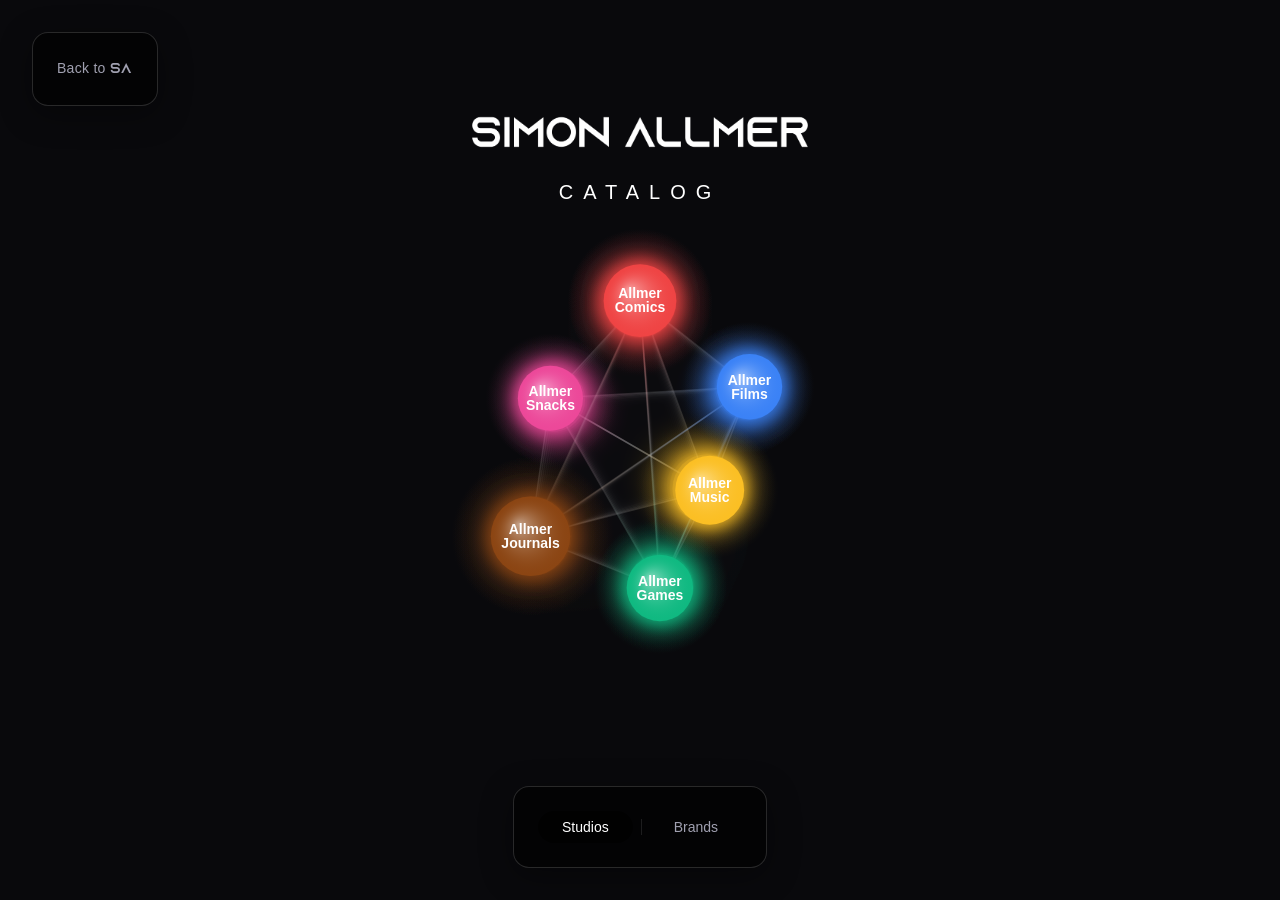
<file: index.html>
<!DOCTYPE html>
<html lang="en">

<head>
    <meta charset="UTF-8">
    <meta name="viewport" content="width=device-width, initial-scale=1.0">
    <title>Allmer Studios Network | Graph Theory Visualization</title>
    <meta name="description" content="Interactive network visualization of Allmer Studios ecosystem">
    <link rel="stylesheet" href="style.css">
</head>

<body>
    <div class="background-particles"></div>

    <div class="container">
        <header class="header">
            <a href="https://simonallmer.com" class="back-btn glass-panel" target="_top">Back to <span class="logo-font">SA</span></a>

            <!-- Header Branding -->
            <div class="header-branding" style="margin-bottom: 3rem; padding-top: 5rem; display: flex; flex-direction: column; align-items: center;">
                <img src="SimonAllmerLogoRightProportionsWhite.png" alt="Simon Allmer" style="height: 40px; width: auto; margin-bottom: 1.5rem;">
                <h1 style="font-family: 'Futura', var(--font-family); font-size: 1.25rem; letter-spacing: 0.5em; color: white; font-weight: 300; text-transform: uppercase; margin: 0;">
                    Catalog</h1>
            </div>



        </header>
        
        <div class="view-switch glass-panel">
            <button class="switch-btn active" data-mode="studios">Studios</button>
            <div class="switch-divider"></div>
            <button class="switch-btn" data-mode="brands">Brands</button>
        </div>

        <div class="canvas-wrapper">
            <canvas id="networkCanvas"></canvas>

            <!-- Node popup removed, replaced by details panel -->
        </div>

        <div class="details-panel glass-panel" id="details-panel">
            <div class="popup-header">
                <h3 id="panel-title">Select a Node</h3>
                <button id="panel-close" class="panel-close-btn">&times;</button>
            </div>
            <div id="panel-content">
                <p id="panel-desc" class="placeholder-text">Click on any node to view details.</p>
                <div id="panel-dynamic-content"></div>
            </div>
            <a id="panel-link" href="#" target="_blank" class="panel-link hidden">Access</a>
        </div>
    </div>

    <div class="catalogue glass-panel" id="catalogue">
        <div class="catalogue-content" id="catalogue-content">
            <!-- Catalogue items will be dynamically inserted here -->
        </div>
    </div>


    <div class="controls glass-panel">
        <button class="control-btn" id="resetBtn">
            <svg width="20" height="20" viewBox="0 0 24 24" fill="none" stroke="currentColor" stroke-width="2">
                <path d="M3 12a9 9 0 0 1 9-9 9.75 9.75 0 0 1 6.74 2.74L21 8" />
                <path d="M21 3v5h-5" />
                <path d="M21 12a9 9 0 0 1-9 9 9.75 9.75 0 0 1-6.74-2.74L3 16" />
                <path d="M3 21v-5h5" />
            </svg>
            Reset Layout
        </button>
    </div>

    <!-- Footer removed as per request -->

    <script src="app.js"></script>
</body>

</html>
</file>
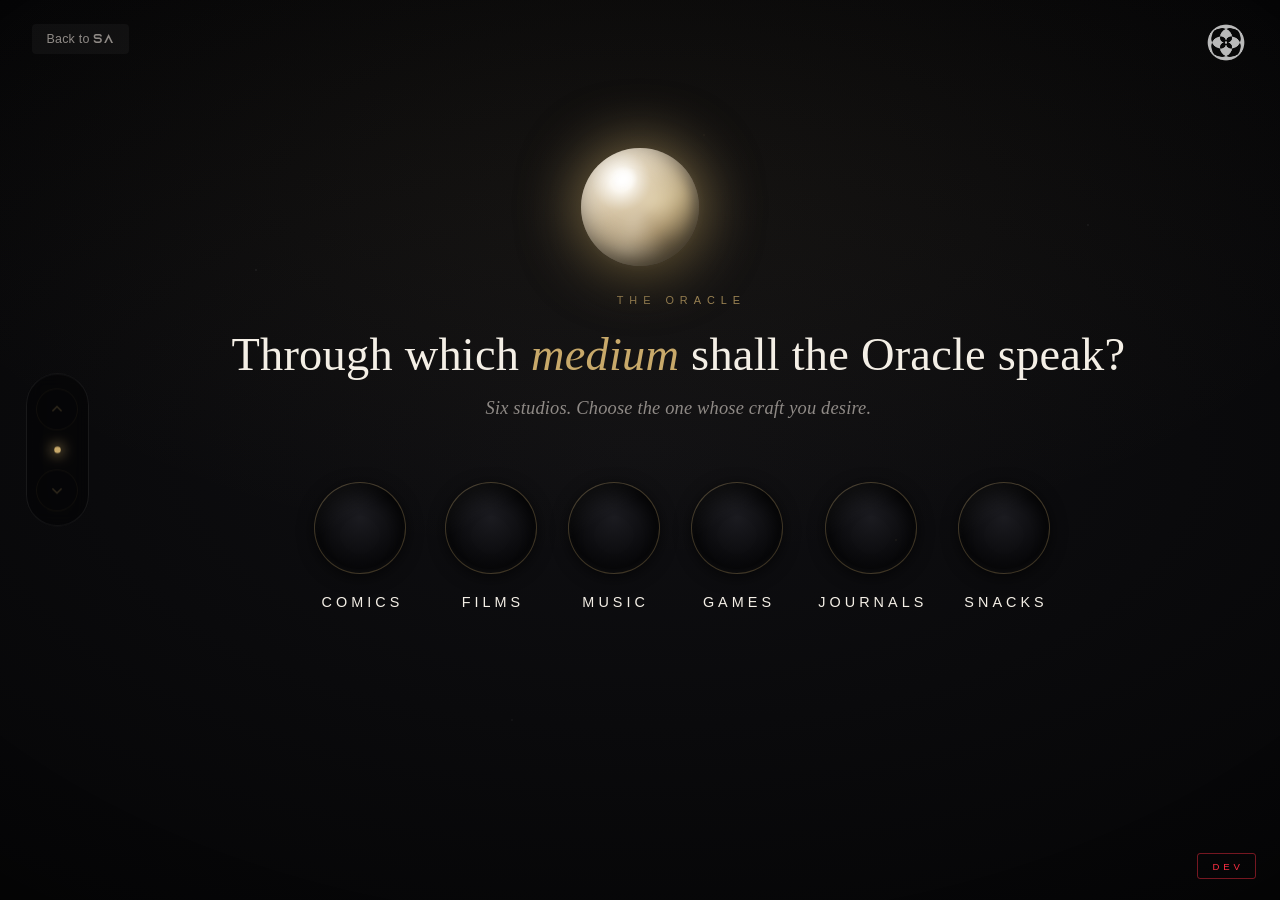
<file: Oracle/index.html>
<!DOCTYPE html>
<html lang="en">

<head>
    <meta charset="UTF-8">
    <meta name="viewport" content="width=device-width, initial-scale=1.0, maximum-scale=1.0, user-scalable=no">
    <title>The Oracle | Simon Allmer</title>
    <meta name="description" content="The Oracle — an intuitive recommender for the Allmer catalog.">
    <link rel="stylesheet" href="oracle.css">
</head>

<body class="dev">
    <!-- Ambient atmosphere -->
    <div class="dust" aria-hidden="true"></div>
    <div class="vignette" aria-hidden="true"></div>

    <!-- The descending well. The camera (column) travels down through it. -->
    <div class="well" id="well">
        <div class="column" id="column"></div>
    </div>

    <!-- Chrome -->
    <header class="oracle-header">
        <a href="https://simonallmer.com" class="back-btn" target="_top">Back to <span class="logo-font">SA</span></a>
        <a class="brand" href="https://simonallmer.com/center" target="_top" title="Enter the Center">
            <img src="assets/SimonAllmerCenterLogo.png" alt="Simon Allmer Center" class="brand-mark">
        </a>
    </header>

    <!-- Elevator — ride back and forth through the descent -->
    <div class="elevator" role="group" aria-label="Navigate levels">
        <button class="elev-btn" id="elUp" aria-label="Go back up a level" title="Back (↑)">
            <svg viewBox="0 0 24 24" fill="none" stroke="currentColor" stroke-width="1.5">
                <path d="M7 14l5-5 5 5" />
            </svg>
        </button>
        <div class="elev-floors" id="elevFloors" aria-hidden="true"></div>
        <button class="elev-btn" id="elDown" aria-label="Go forward down a level" title="Forward (↓)">
            <svg viewBox="0 0 24 24" fill="none" stroke="currentColor" stroke-width="1.5">
                <path d="M7 10l5 5 5-5" />
            </svg>
        </button>
    </div>

    <!-- Dev-mode toggle -->
    <button class="dev-toggle" id="devToggle" title="Toggle developer view">DEV</button>

    <script src="oracle.js"></script>
</body>

</html>
</file>
<file: style.css>
/* ========================================
   CSS Custom Properties - Design System
   ======================================== */
@font-face {
    font-family: 'Azonix';
    src: url('Fonts/Azonix.otf') format('opentype');
    font-weight: normal;
    font-style: normal;
}

:root {
    /* Studio Colors - Vibrant & Futuristic */
    --color-comics: #a855f7;
    /* Electric Purple */
    --color-films: #3b82f6;
    /* Cinematic Blue */
    --color-music: #fbbf24;
    /* Vibrant Gold */
    --color-games: #10b981;
    /* Neon Green */
    --color-journals: #f97316;
    /* Rich Orange */
    --color-snacks: #ec4899;
    /* Hot Pink */

    /* Base Colors */
    --color-bg-primary: #0a0a0f;
    --color-bg-secondary: #13131a;
    --color-text-primary: #ffffff;
    --color-text-secondary: #a0a0b0;
    --color-accent: #6366f1;

    /* Glassmorphism */
    --glass-bg: rgba(0, 0, 0, 0.6);
    --glass-border: rgba(255, 255, 255, 0.15);
    --glass-shadow: 0 8px 32px 0 rgba(0, 0, 0, 0.37);
    --glass-blur: 12px;

    /* Spacing */
    --spacing-xs: 0.5rem;
    --spacing-sm: 1rem;
    --spacing-md: 1.5rem;
    --spacing-lg: 2rem;
    --spacing-xl: 3rem;

    /* Typography */
    --font-family: 'Futura', -apple-system, BlinkMacSystemFont, 'Segoe UI', sans-serif;
    --font-size-sm: 0.875rem;
    --font-size-base: 1rem;
    --font-size-lg: 1.25rem;
    --font-size-xl: 1.5rem;
    --font-size-2xl: 2rem;
    --font-size-3xl: 3rem;

    /* Animation */
    --transition-fast: 0.15s ease;
    --transition-base: 0.3s ease;
    --transition-slow: 0.5s ease;
}

/* ========================================
   Reset & Base Styles
   ======================================== */
* {
    margin: 0;
    padding: 0;
    box-sizing: border-box;
}

html,
body {
    width: 100%;
    height: 100%;
    overflow: hidden;
}

body {
    font-family: var(--font-family);
    background: linear-gradient(135deg, #0a0a0f 0%, #1a0a1f 50%, #0a0f1a 100%);
    color: var(--color-text-primary);
    line-height: 1.6;
    -webkit-font-smoothing: antialiased;
    -moz-osx-font-smoothing: grayscale;
}

a {
    text-decoration: none;
}

/* ========================================
   Animated Background Particles
   ======================================== */
.background-particles {
    position: fixed;
    top: 0;
    left: 0;
    width: 100%;
    height: 100%;
    background-image:
        radial-gradient(circle at 20% 50%, rgba(168, 85, 247, 0.15) 0%, transparent 50%),
        radial-gradient(circle at 80% 80%, rgba(59, 130, 246, 0.15) 0%, transparent 50%),
        radial-gradient(circle at 40% 20%, rgba(16, 185, 129, 0.1) 0%, transparent 50%),
        radial-gradient(circle at 60% 90%, rgba(236, 72, 153, 0.1) 0%, transparent 50%);
    animation: particleFloat 20s ease-in-out infinite;
    pointer-events: none;
    z-index: 0;
}

@keyframes particleFloat {

    0%,
    100% {
        opacity: 0.3;
        transform: scale(1) rotate(0deg);
    }

    50% {
        opacity: 0.6;
        transform: scale(1.1) rotate(5deg);
    }
}

/* ========================================
   Container & Layout
   ======================================== */
.container {
    position: relative;
    width: 100%;
    height: 100%;
    z-index: 1;
    padding: 0;
}

/* ========================================
   Header
   ======================================== */
.header {
    position: fixed;
    top: 0;
    left: 0;
    display: flex;
    flex-direction: column;
    align-items: center;
    gap: var(--spacing-md);
    padding: var(--spacing-lg) var(--spacing-xl);
    text-align: center;
    z-index: 100;
    pointer-events: none;
    width: 100%;
    transition: opacity var(--transition-slow);
}

.header > * {
    pointer-events: auto;
}

.back-btn {
    position: absolute;
    left: var(--spacing-lg);
    top: var(--spacing-lg);
    /* Moved higher */
    transform: none;
    text-decoration: none;
    color: var(--color-text-secondary);
    /* Muted text color */
    font-size: var(--font-size-sm);
    font-weight: 400;
    text-transform: none;
    /* Not all caps */
    letter-spacing: 0.02em;
    padding: 0.5rem 1rem;
    transition: all var(--transition-base);
    background: rgba(255, 255, 255, 0.05);
    border-radius: 4px;
}

.back-btn:hover {
    background: rgba(255, 255, 255, 0.1);
    border-color: rgba(255, 255, 255, 0.3);
}

.mission-statement {
    max-width: 600px;
    margin: 0 auto;
    text-align: left;
    color: var(--color-text-secondary);
}

.mission-statement h2 {
    font-family: var(--font-family);
    font-size: var(--font-size-lg);
    /* Smaller size */
    font-weight: 300;
    color: var(--color-text-primary);
    margin-bottom: var(--spacing-xs);
    letter-spacing: 0.05em;
    text-transform: none;
    /* Not all caps */
}

.mission-statement p {
    font-size: var(--font-size-sm);
    line-height: 1.6;
    margin: 0;
}

.logo-container {
    display: flex;
    flex-direction: column;
    align-items: center;
    gap: var(--spacing-xs);
}

.logo {
    height: 60px;
    /* Adjust size as needed */
    width: auto;
    filter: brightness(0) invert(1);
    /* Ensure it is white */
    opacity: 0.9;
    transition: all var(--transition-base);
}

.logo:hover {
    opacity: 1;
    filter: brightness(0) invert(1) drop-shadow(0 0 10px rgba(255, 255, 255, 0.5));
}

.logo-text {
    font-size: 3rem;
    font-weight: 500;
    color: white;
    text-transform: uppercase;
    letter-spacing: 0.3em;
    margin: 0;
    padding: 0;
}

/* ========================================
   View Switch
   ======================================== */
.view-switch {
    position: fixed;
    bottom: 2rem;
    left: 50%;
    transform: translateX(-50%);
    display: flex;
    align-items: center;
    gap: var(--spacing-xs);
    padding: 0.5rem;
    border-radius: 2rem;
    background: rgba(0, 0, 0, 0.6);
    z-index: 100;
    backdrop-filter: blur(var(--glass-blur));
    border: 1px solid var(--glass-border);
    transition: opacity var(--transition-slow);
}

.switch-btn {
    background: none;
    border: none;
    color: var(--color-text-secondary);
    padding: 0.5rem 1.5rem;
    border-radius: 1.5rem;
    font-family: var(--font-family);
    font-size: var(--font-size-sm);
    font-weight: 500;
    cursor: pointer;
    transition: all var(--transition-base);
}

.switch-btn:hover {
    color: var(--color-text-primary);
}

.switch-btn.active {
    background: rgba(0, 0, 0, 0.7);
    color: white;
    box-shadow: 0 4px 12px rgba(0, 0, 0, 0.2);
}

.switch-divider {
    width: 1px;
    height: 16px;
    background: rgba(255, 255, 255, 0.1);
}

/* ========================================
   Canvas Wrapper
   ======================================== */
.canvas-wrapper {
    position: fixed;
    top: 0;
    left: 0;
    width: 100vw;
    height: 100vh;
    overflow: hidden;
    margin: 0;
    z-index: 1;
}

#networkCanvas {
    width: 100%;
    height: 100%;
    display: block;
    cursor: grab;
    touch-action: none;
    /* Prevent default touch actions like scrolling */
}

#networkCanvas:active {
    cursor: grabbing;
}

/* ========================================
   Glass Panel (Shared Style)
   ======================================== */
.glass-panel {
    background: var(--glass-bg);
    backdrop-filter: blur(var(--glass-blur));
    -webkit-backdrop-filter: blur(var(--glass-blur));
    border: 1px solid var(--glass-border);
    border-radius: 1rem;
    box-shadow: var(--glass-shadow);
    padding: var(--spacing-md);
    transition: all var(--transition-base);
}

.glass-panel:hover {
    background: rgba(0, 0, 0, 0.7);
    border-color: rgba(255, 255, 255, 0.2);
    box-shadow: 0 8px 40px 0 rgba(0, 0, 0, 0.5);
}

/* ========================================
   Info Panel
   ======================================== */
/* ========================================
   Info Panel (Websites)
   ======================================== */
.info-panel {
    position: absolute;
    top: var(--spacing-lg);
    right: var(--spacing-lg);
    display: flex;
    flex-direction: column;
    gap: var(--spacing-xs);
    padding: var(--spacing-md);
    min-width: 200px;
}

.info-title {
    font-size: var(--font-size-base);
    font-weight: 600;
    color: var(--color-text-secondary);
    margin-bottom: var(--spacing-xs);
    letter-spacing: 0.05em;
    border-bottom: 1px solid rgba(255, 255, 255, 0.1);
    padding-bottom: var(--spacing-xs);
}

.website-list {
    display: flex;
    flex-direction: column;
    gap: 0.5rem;
}

.website-link {
    font-size: var(--font-size-sm);
    color: var(--color-text-primary);
    text-decoration: none;
    transition: all 0.2s;
    display: block;
    padding: 0.25rem 0.5rem;
    border-radius: 4px;
    background: rgba(0, 0, 0, 0.3);
}

.website-link:hover {
    background: var(--hover-color);
    color: white;
    transform: translateX(4px);
    box-shadow: 0 4px 12px rgba(0, 0, 0, 0.2);
}

/* ========================================
   Legend
   ======================================== */
.legend {
    position: absolute;
    bottom: 5rem;
    left: var(--spacing-lg);
    min-width: 200px;
}

.legend-title {
    font-size: var(--font-size-lg);
    font-weight: 600;
    margin-bottom: var(--spacing-xs);
    color: var(--color-text-primary);
}

.legend-subtitle {
    font-size: var(--font-size-sm);
    color: var(--color-text-secondary);
    margin-bottom: var(--spacing-md);
    display: none;
    font-style: italic;
}

.legend-items {
    display: flex;
    flex-direction: column;
    gap: var(--spacing-xs);
}

.legend-item {
    display: flex;
    align-items: center;
    gap: var(--spacing-sm);
    padding: var(--spacing-xs);
    border-radius: 0.5rem;
    transition: all var(--transition-fast);
    cursor: pointer;
}

.legend-item:hover {
    background: rgba(0, 0, 0, 0.4);
    transform: translateX(4px);
}

.legend-item.active {
    background: rgba(0, 0, 0, 0.5);
}

.legend-dot {
    width: 12px;
    height: 12px;
    border-radius: 50%;
    box-shadow: 0 0 12px currentColor;
    animation: pulse 2s ease-in-out infinite;
}

@keyframes pulse {

    0%,
    100% {
        transform: scale(1);
        opacity: 1;
    }

    50% {
        transform: scale(1.1);
        opacity: 0.8;
    }
}

.legend-name {
    font-size: var(--font-size-sm);
    font-weight: 500;
    color: var(--color-text-primary);
}



/* ========================================
   Catalogue
   ======================================== */
.catalogue {
    position: absolute;
    bottom: 5rem;
    left: var(--spacing-lg);
    min-width: 300px;
    max-width: 400px;
    max-height: 60vh;
    overflow-y: auto;
    display: none;
    z-index: 20;
    /* Ensure it is above background */
}

.catalogue.active {
    display: block;
}

.catalogue-title {
    font-size: var(--font-size-lg);
    font-weight: 600;
    margin-bottom: var(--spacing-md);
    color: var(--color-text-primary);
}

.catalogue-content {
    display: flex;
    flex-direction: column;
    gap: var(--spacing-md);
}

.catalogue-section {
    padding: var(--spacing-sm);
    border-radius: 8px;
    background: rgba(0, 0, 0, 0.3);
}

.catalogue-section-title {
    font-size: var(--font-size-sm);
    font-weight: 700;
    margin-bottom: var(--spacing-xs);
    color: #ffffff;
    letter-spacing: 0.1em;
    text-shadow: 0 2px 4px rgba(0, 0, 0, 0.5);
}

.catalogue-items {
    display: flex;
    flex-direction: column;
    gap: 0.25rem;
}

.catalogue-item {
    font-size: 0.8rem;
    color: #ffffff;
    font-family: var(--font-family);
    /* Modern font */
    padding: 0.15rem 0;
    letter-spacing: 0.05em;
}

.catalogue-item.tba {
    opacity: 0.6;
}

.catalogue-link {
    text-decoration: none;
    display: block;
    transition: all 0.2s;
    cursor: pointer;
}

.catalogue-link:hover {
    transform: translateX(4px);
    /* No color change or underline */
}

/* Custom scrollbar for catalogue */
.catalogue::-webkit-scrollbar {
    width: 6px;
}

.catalogue::-webkit-scrollbar-track {
    background: rgba(0, 0, 0, 0.2);
    border-radius: 3px;
}

.catalogue::-webkit-scrollbar-thumb {
    background: rgba(255, 255, 255, 0.3);
    border-radius: 3px;
}

.catalogue::-webkit-scrollbar-thumb:hover {
    background: rgba(255, 255, 255, 0.5);
}

/* ========================================
   Controls
   ======================================== */
.controls {
    position: absolute;
    bottom: 5rem;
    right: 25rem;
    /* Shift controls to left of details panel */
}

.control-btn {
    display: flex;
    align-items: center;
    gap: var(--spacing-xs);
    padding: 0.75rem 1.5rem;
    background: rgba(0, 0, 0, 0.6);
    color: white;
    border: 1px solid rgba(255, 255, 255, 0.15);
    border-radius: 2rem;
    font-family: var(--font-family);
    font-size: var(--font-size-sm);
    font-weight: 500;
    letter-spacing: 0.05em;
    cursor: pointer;
    transition: all var(--transition-base);
    box-shadow: 0 4px 20px rgba(0, 0, 0, 0.3);
    backdrop-filter: blur(var(--glass-blur));
}

.control-btn:hover {
    transform: translateY(-2px);
    background: rgba(0, 0, 0, 0.8);
    border-color: rgba(255, 255, 255, 0.3);
    box-shadow: 0 8px 30px rgba(0, 0, 0, 0.5);
}

.control-btn:active {
    transform: translateY(0);
}

.control-btn svg {
    width: 20px;
    height: 20px;
}

/* ========================================
   Node Popup
   ======================================== */
/* ========================================
   Details Panel (Replaces Node Popup)
   ======================================== */
.details-panel {
    position: fixed;
    bottom: 5rem;
    right: 5rem;
    /* Standard position */
    width: 300px;
    /* Fixed width */
    max-width: 400px;
    max-height: 60vh;
    overflow-y: auto;
    z-index: 200;
    pointer-events: auto;
    display: none;
    /* Hidden by default */
    border-left: 4px solid var(--color-accent);
    /* Accent border */
}

.popup-header {
    display: flex;
    justify-content: space-between;
    align-items: center;
    margin-bottom: var(--spacing-sm);
    padding-bottom: var(--spacing-xs);
    border-bottom: 1px solid rgba(255, 255, 255, 0.1);
}

.panel-close-btn {
    background: none;
    border: none;
    color: var(--color-text-secondary);
    font-size: 1.5rem;
    cursor: pointer;
    padding: 0 var(--spacing-xs);
    transition: color var(--transition-fast);
}

.panel-close-btn:hover {
    color: var(--color-text-primary);
}

.details-panel.active {
    display: block;
    animation: slideInRight 0.3s ease;
}

@keyframes slideInRight {
    from {
        opacity: 0;
        transform: translateX(20px);
    }

    to {
        opacity: 1;
        transform: translateX(0);
    }
}

.popup-link.panel-link,
.panel-link {
    display: inline-block;
    color: white;
    text-decoration: none;
    font-weight: 500;
    font-size: var(--font-size-sm);
    transition: all 0.2s;
    background: var(--color-accent);
    padding: 0.5rem 1rem;
    border-radius: 6px;
    margin-top: var(--spacing-sm);
    text-align: center;
    width: 100%;
    /* Full width button */
}

.panel-link:hover {
    background: #4f46e5;
    /* Darker accent */
    transform: translateY(-1px);
    box-shadow: 0 4px 12px rgba(99, 102, 241, 0.3);
}

.placeholder-text {
    color: var(--color-text-secondary);
    font-style: italic;
    font-size: var(--font-size-sm);
    text-align: center;
    padding: var(--spacing-md) 0;
}

.studio-details {
    color: var(--color-text-secondary);
    font-size: var(--font-size-sm);
    line-height: 1.6;
}

.studio-description {
    margin-bottom: var(--spacing-md);
}

.detail-section {
    margin-top: var(--spacing-sm);
}

.detail-section h4 {
    color: var(--color-text-primary);
    font-size: var(--font-size-sm);
    font-weight: 600;
    margin-bottom: 0.5rem;
    margin-bottom: 0.5rem;
    letter-spacing: 0.05em;
}

.detail-section ul {
    list-style: none;
    padding: 0;
    margin: 0;
}

.detail-section li {
    padding: 0.25rem 0;
    padding-left: 1rem;
    position: relative;
}

.detail-section li:before {
    content: '•';
    position: absolute;
    left: 0;
    color: var(--color-accent);
}

/* ========================================
   Responsive Design
   ======================================== */
@media (max-width: 768px) {

    /* Allow scrolling on mobile */
    html,
    body {
        overflow-y: auto;
        height: auto;
        min-height: 100%;
    }

    .container {
        height: auto;
        min-height: 100vh;
        overflow: visible;
        padding-bottom: 6rem;
        /* Ensure space for footer */
    }

    .canvas-wrapper {
        min-height: 50vh;
        /* Ensure graph remains visible */
    }

    .title-main {
        font-size: var(--font-size-2xl);
    }

    .title-sub {
        font-size: var(--font-size-base);
    }

    /* Compact Header for Mobile */
    .header {
        padding: var(--spacing-md) var(--spacing-sm);
    }

    .header.hidden-mobile,
    .view-switch.hidden-mobile {
        opacity: 0;
        pointer-events: none;
    }

    .logo-text {
        font-size: 2rem;
    }

    .mission-statement h2 {
        font-size: 1.1rem;
    }

    /* Enable vertical scrolling on canvas for mobile */
    #networkCanvas {
        touch-action: pan-y;
    }

    .info-panel {
        top: auto;
        bottom: var(--spacing-lg);
        right: auto;
        left: 50%;
        transform: translateX(-50%);
        flex-direction: row;
        gap: var(--spacing-sm);
    }

    .legend {
        position: relative;
        bottom: auto;
        left: auto;
        margin: var(--spacing-md) var(--spacing-lg);
    }

    .details-panel {
        position: fixed;
        top: 0;
        left: 0;
        width: 100vw;
        height: 100vh;
        max-width: 100vw;
        max-height: 100vh;
        margin: 0;
        border-radius: 0;
        border-left: none;
        z-index: 2000;
        display: none;
        background: var(--color-bg-primary);
        padding: var(--spacing-xl) var(--spacing-lg);
    }

    .details-panel.active {
        display: block;
        animation: fadeIn var(--transition-base);
    }

    .catalogue {
        position: fixed;
        bottom: 7rem;
        left: 50%;
        transform: translateX(-50%);
        width: 90vw;
        max-width: 400px;
        max-height: 50vh;
        z-index: 1500;
        margin: 0;
    }

    .popup-header h3 {
        font-size: var(--font-size-2xl);
    }

    .panel-close-btn {
        font-size: 2.5rem;
        padding: var(--spacing-sm);
    }


    .studio-details,
    .city-details {
        font-size: var(--font-size-base);
    }

    .controls {
        position: relative;
        bottom: auto;
        right: auto;
        margin: var(--spacing-md) auto;
        width: fit-content;
        display: flex;
        justify-content: center;
        z-index: 20;
    }

    .footer {
        position: relative;
        bottom: auto;
        left: auto;
        width: 100%;
        padding: var(--spacing-lg) var(--spacing-md);
        background: rgba(0, 0, 0, 0.5);
        margin-top: var(--spacing-md);
    }
}

.logo-font {
    font-family: 'Azonix', 'Futura', sans-serif;
    letter-spacing: 0.1em;
}

/* ========================================
   Utility Classes
   ======================================== */
.visually-hidden {
    position: absolute;
    width: 1px;
    height: 1px;
    padding: 0;
    margin: -1px;
    overflow: hidden;
    clip: rect(0, 0, 0, 0);
    white-space: nowrap;
    border-width: 0;
}

.hidden {
    display: none;
}

/* ========================================
   Footer
   ======================================== */
.footer {
    position: absolute;
    bottom: 0;
    left: 0;
    width: 100%;
    padding: var(--spacing-md);
    text-align: center;
    color: var(--color-text-secondary);
    font-size: var(--font-size-sm);
    z-index: 10;
    background: rgba(0, 0, 0, 0.3);
    backdrop-filter: blur(10px);
}

.footer-link {
    color: var(--color-text-primary);
    text-decoration: none;
    transition: color 0.2s;
}

.footer-link:hover {
    color: var(--color-accent);
}

@media (max-width: 768px) {
    .back-btn {
        position: static;
        transform: none;
        margin-bottom: var(--spacing-md);
    }

    .back-btn:hover {
        transform: translateY(-2px);
    }
}
</file>
<file: Oracle/oracle.css>
/* ============================================================
   THE ORACLE — an intuitive recommender for the Allmer catalog
   Design language: onyx, champagne hairlines, crystal, restraint.
   ============================================================ */

@font-face {
    font-family: 'Azonix';
    src: url('assets/Azonix.otf') format('opentype');
    font-weight: normal;
    font-style: normal;
}

:root {
    /* Palette — Tom Ford: black, platinum-champagne, pearl */
    --onyx: #050506;
    --pearl: #f4efe6;
    --champagne: #c8a96a;
    --champagne-soft: rgba(200, 169, 106, 0.28);
    --smoke: #8f8a86;
    --dev-red: #ff2f43;

    /* Studio accents (mirrors the catalog) */
    --c-comics: #ef4444;
    --c-films: #3b82f6;
    --c-music: #fbbf24;
    --c-games: #10b981;
    --c-journals: #b8763a;
    --c-snacks: #ec4899;

    --serif: 'Didot', 'Bodoni MT', 'Hoefler Text', 'Times New Roman', serif;
    --sans: 'Futura', 'Century Gothic', -apple-system, BlinkMacSystemFont, 'Segoe UI', sans-serif;

    --ease-silk: cubic-bezier(0.22, 0.61, 0.30, 1);
}

* {
    margin: 0;
    padding: 0;
    box-sizing: border-box;
}

html,
body {
    width: 100%;
    height: 100%;
    overflow: hidden;
    background: var(--onyx);
}

body {
    font-family: var(--sans);
    color: var(--pearl);
    -webkit-font-smoothing: antialiased;
    -moz-osx-font-smoothing: grayscale;
    user-select: none;
    -webkit-tap-highlight-color: transparent;
}

.logo-font {
    font-family: 'Azonix', var(--sans);
    letter-spacing: 0.12em;
}

/* ============================================================
   The Well — a vertical shaft the camera descends into
   ============================================================ */
.well {
    position: fixed;
    inset: 0;
    overflow: hidden;
    z-index: 1;
}

.column {
    position: absolute;
    top: 0;
    left: 0;
    width: 100%;
    transform: translateY(calc(var(--active, 0) * -100vh));
    transition: transform 1.35s var(--ease-silk);
    will-change: transform;
}

/* ---------- A Level (one question) ---------- */
.level {
    position: relative;
    width: 100%;
    height: 100vh;
    display: flex;
    flex-direction: column;
    align-items: center;
    justify-content: center;
    /* Weighted to the right so the whole composition clears the
       elevator on the left while orb, prompt and valves stay aligned. */
    padding: 7rem clamp(1.5rem, 3vw, 3rem) 5rem clamp(5.5rem, 9vw, 8rem);
    overflow: hidden;
    /* Each descent is darker; set per level via --depth. */
    --tone: calc(15 - var(--depth, 0) * 5);
    background:
        radial-gradient(130% 90% at 50% 22%,
            rgba(200, 169, 106, calc(0.06 - var(--depth, 0) * 0.018)) 0%,
            transparent 45%),
        radial-gradient(140% 100% at 50% 50%,
            rgb(var(--tone) var(--tone) calc(var(--tone) + 3)) 0%,
            #000 92%);
    opacity: 1;
    transition: opacity 1.1s var(--ease-silk), filter 1.1s var(--ease-silk);
}

/* Levels the camera has passed recede into darkness */
.level.past {
    opacity: 0.12;
    filter: saturate(0.4) brightness(0.5);
    pointer-events: none;
}

/* ---------- The Oracle's voice (the prompt) ---------- */
.level-voice {
    text-align: center;
    max-width: min(94vw, 60rem);
    margin-bottom: clamp(2.5rem, 7vh, 5rem);
    opacity: 0;
    transform: translateY(14px);
    animation: rise 1s var(--ease-silk) 0.15s forwards;
}

.level-eyebrow {
    font-family: var(--sans);
    font-size: 0.68rem;
    letter-spacing: 0.55em;
    text-transform: uppercase;
    color: var(--champagne);
    opacity: 0.75;
    margin-bottom: 1.4rem;
    padding-left: 0.55em;
}

.level-prompt {
    font-family: var(--serif);
    font-weight: 400;
    font-size: clamp(1.5rem, 3.8vw, 2.9rem);
    line-height: 1.12;
    letter-spacing: 0.005em;
    color: var(--pearl);
    white-space: nowrap;
}

.level-prompt em {
    font-style: italic;
    color: var(--champagne);
}

.level-sub {
    margin-top: 1.1rem;
    font-family: var(--serif);
    font-style: italic;
    font-size: clamp(0.95rem, 1.6vw, 1.15rem);
    color: var(--smoke);
    letter-spacing: 0.01em;
}

/* ---------- The hovering crystal orb ---------- */
.level-orb {
    position: absolute;
    left: 50%;
    top: clamp(150px, 23vh, 235px);
    width: clamp(84px, 12vw, 118px);
    height: clamp(84px, 12vw, 118px);
    margin-left: calc(clamp(84px, 12vw, 118px) / -2);
    margin-top: calc(clamp(84px, 12vw, 118px) / -2);
    border-radius: 50%;
    pointer-events: none;
    z-index: 5;
    --vc: var(--champagne);
    background:
        radial-gradient(circle at 34% 28%,
            #ffffff 0%,
            #f3ece0 10%,
            #d7ccba 26%,
            #8d8891 52%,
            #34333b 82%,
            #191920 100%);
    box-shadow:
        0 0 55px 6px color-mix(in srgb, var(--vc) 55%, transparent),
        0 26px 50px -12px rgba(0, 0, 0, 0.85),
        inset -9px -12px 26px rgba(0, 0, 0, 0.55),
        inset 11px 13px 30px rgba(255, 255, 255, 0.4);
    opacity: 0;
    transition:
        transform 0.82s cubic-bezier(0.5, 0, 0.2, 1),
        opacity 0.6s ease,
        box-shadow 0.6s ease;
    animation: orbAppear 1.1s var(--ease-silk) 0.35s forwards;
}

.level-orb::before {
    /* slow internal caustic swirl */
    content: '';
    position: absolute;
    inset: 6%;
    border-radius: 50%;
    background: conic-gradient(from 0deg,
            transparent, rgba(200, 169, 106, 0.35), transparent 40%,
            rgba(255, 255, 255, 0.25), transparent 70%);
    filter: blur(6px);
    mix-blend-mode: screen;
    animation: swirl 9s linear infinite;
    opacity: 0.7;
}

.level-orb::after {
    /* crisp specular highlight */
    content: '';
    position: absolute;
    top: 16%;
    left: 24%;
    width: 26%;
    height: 20%;
    border-radius: 50%;
    background: radial-gradient(circle, rgba(255, 255, 255, 0.95), transparent 70%);
    filter: blur(1px);
}

/* The ball takes on the colour of the chosen medium */
.level-orb.tinted {
    background:
        radial-gradient(circle at 34% 28%,
            #ffffff 0%,
            #fbf7ef 9%,
            color-mix(in srgb, var(--vc) 32%, #ded3c2) 26%,
            color-mix(in srgb, var(--vc) 68%, #7d7883) 54%,
            color-mix(in srgb, var(--vc) 55%, #26252b) 82%,
            #14131a 100%);
}

.level-orb.tinted::before {
    background: conic-gradient(from 0deg,
            transparent,
            color-mix(in srgb, var(--vc) 70%, transparent), transparent 40%,
            rgba(255, 255, 255, 0.28), transparent 70%);
}

.level-orb.floating {
    animation: orbAppear 1.1s var(--ease-silk) 0.35s forwards, orbFloat 6s ease-in-out 1.4s infinite;
}

.level-orb.dropping {
    transition:
        transform 0.82s cubic-bezier(0.55, 0, 0.35, 1),
        opacity 0.5s ease 0.55s;
    animation: none;
}

/* ---------- The valves (choices) ---------- */
/* Wide enough to hold five natures on one line — the hint under each
   valve, not the word itself, is what sets its width. */
.valves {
    display: flex;
    flex-wrap: wrap;
    justify-content: center;
    align-items: flex-start;
    gap: clamp(1rem, 2.4vw, 2.6rem);
    max-width: min(94vw, 70rem);
    z-index: 3;
}

.valves.choosing .valve:not(.chosen) {
    opacity: 0.18;
    filter: blur(1px);
    transform: scale(0.94);
    pointer-events: none;
}

.valve {
    appearance: none;
    background: none;
    border: none;
    cursor: pointer;
    display: flex;
    flex-direction: column;
    align-items: center;
    gap: 1.25rem;
    padding: 0;
    color: inherit;
    font-family: inherit;
    --vc: var(--champagne);
    opacity: 0;
    transform: translateY(20px);
    animation: rise 0.9s var(--ease-silk) forwards;
    transition: opacity 0.6s var(--ease-silk), filter 0.6s var(--ease-silk), transform 0.6s var(--ease-silk);
}

/* The socket — a valve carved into onyx */
.socket {
    position: relative;
    width: clamp(60px, 8vw, 92px);
    height: clamp(60px, 8vw, 92px);
    border-radius: 50%;
    background: radial-gradient(circle at 50% 38%, #1b1b20 0%, #08080a 68%);
    border: 1px solid var(--champagne-soft);
    box-shadow:
        inset 0 7px 20px rgba(0, 0, 0, 0.85),
        inset 0 -2px 5px rgba(255, 255, 255, 0.04),
        0 3px 16px rgba(0, 0, 0, 0.6);
    transition: box-shadow 0.5s var(--ease-silk), border-color 0.5s var(--ease-silk), transform 0.5s var(--ease-silk);
}

.socket::after {
    /* faint rim gleam */
    content: '';
    position: absolute;
    inset: -1px;
    border-radius: 50%;
    background: linear-gradient(150deg, rgba(255, 255, 255, 0.12), transparent 40%);
    opacity: 0.5;
    pointer-events: none;
}

.valve:hover .socket,
.valve:focus-visible .socket,
.valve.focused .socket {
    border-color: var(--vc);
    transform: translateY(-4px);
    box-shadow:
        inset 0 7px 20px rgba(0, 0, 0, 0.85),
        0 0 34px -4px var(--vc),
        0 10px 26px rgba(0, 0, 0, 0.7);
}

.valve.filled .socket {
    border-color: var(--vc);
    box-shadow:
        inset 0 0 42px rgba(255, 240, 210, 0.55),
        0 0 60px -6px var(--vc);
    background: radial-gradient(circle at 50% 42%, #fff7e9 0%, #d8c9a8 30%, #2a2820 85%);
}

.valve-label {
    font-family: var(--sans);
    font-size: clamp(0.72rem, 1.5vw, 0.9rem);
    letter-spacing: 0.28em;
    text-transform: uppercase;
    text-align: center;
    color: var(--pearl);
    padding-left: 0.28em;
    transition: color 0.4s var(--ease-silk), letter-spacing 0.4s var(--ease-silk);
}

.valve:hover .valve-label,
.valve:focus-visible .valve-label,
.valve.focused .valve-label {
    color: var(--vc);
    letter-spacing: 0.34em;
}

.valve-hint {
    font-family: var(--serif);
    font-style: italic;
    font-size: 0.82rem;
    color: var(--smoke);
    margin-top: -0.55rem;
    max-width: 11rem;
    text-align: center;
    opacity: 0;
    transform: translateY(-4px);
    transition: opacity 0.4s var(--ease-silk), transform 0.4s var(--ease-silk);
}

.valve:hover .valve-hint,
.valve:focus-visible .valve-hint {
    opacity: 0.9;
    transform: translateY(0);
}

/* ---------- Dev-mode: unmade paths glow red ---------- */
body.dev .valve.is-dev {
    --vc: var(--dev-red);
}

body.dev .valve.is-dev .socket {
    border-color: rgba(255, 47, 67, 0.5);
    border-style: dashed;
}

body.dev .valve.is-dev .valve-label {
    color: var(--dev-red);
}

body.dev .valve.is-dev .valve-label::after {
    content: ' · dev';
    opacity: 0.6;
    font-size: 0.8em;
}

/* ---------- Numeric valves (How many players?) ---------- */
/* Sized so all eight sit on one line when the width allows. */
.valves.players {
    gap: clamp(0.6rem, 2vw, 1.8rem);
    max-width: min(96vw, 62rem);
    flex-wrap: wrap;
}

.valve-num .socket {
    width: clamp(54px, 7.4vw, 80px);
    height: clamp(54px, 7.4vw, 80px);
    display: flex;
    align-items: center;
    justify-content: center;
}

.valve-num .numeral {
    font-family: var(--serif);
    font-size: clamp(1.5rem, 3.6vw, 2.1rem);
    color: var(--pearl);
    opacity: 0.82;
    transition: color 0.4s var(--ease-silk), opacity 0.4s var(--ease-silk);
}

.valve-num:hover .numeral,
.valve-num:focus-visible .numeral,
.valve-num.focused .numeral {
    color: var(--vc);
    opacity: 1;
}

.valve:hover .valve-hint,
.valve.focused .valve-hint {
    opacity: 0.9;
    transform: translateY(0);
}

.valve-num.filled .numeral {
    opacity: 0;
}

/* ---------- The Oracle's answer (suggested games) ---------- */
.level-result {
    justify-content: center;
}

.suggest {
    width: min(100%, 46rem);
    max-height: 76vh;
    overflow-y: auto;
    text-align: center;
    padding: 0 0.5rem;
    opacity: 0;
    transform: translateY(16px);
    animation: rise 1s var(--ease-silk) 0.4s forwards;
}

.suggest .level-eyebrow {
    color: var(--vc);
    margin-bottom: 1rem;
}

.suggest-title {
    font-family: var(--serif);
    font-weight: 400;
    font-size: clamp(2rem, 5vw, 3.2rem);
    letter-spacing: 0.01em;
}

.suggest-sub {
    font-family: var(--serif);
    font-style: italic;
    color: var(--smoke);
    font-size: clamp(0.95rem, 1.7vw, 1.15rem);
    margin-top: 0.6rem;
    margin-bottom: 2.4rem;
}

/* The answers given, echoed back under the count. */
.suggest-said {
    margin-top: -1.9rem;
    margin-bottom: 2.4rem;
    font-size: clamp(0.6rem, 1.1vw, 0.72rem);
    letter-spacing: 0.22em;
    text-transform: uppercase;
    color: var(--vc);
    opacity: 0.62;
}

.game-list {
    display: flex;
    flex-direction: column;
    text-align: left;
}

.game {
    display: flex;
    align-items: center;
    justify-content: space-between;
    gap: 1.4rem;
    padding: 1.05rem 0.4rem;
    border-top: 1px solid rgba(255, 255, 255, 0.08);
    transition: background 0.3s;
}

.game:last-child {
    border-bottom: 1px solid rgba(255, 255, 255, 0.08);
}

.game:hover {
    background: rgba(255, 255, 255, 0.02);
}

.game-info {
    display: flex;
    flex-direction: column;
    gap: 0.35rem;
    min-width: 0;
}

.game-name {
    font-family: var(--serif);
    font-size: clamp(1.05rem, 2vw, 1.2rem);
    color: var(--pearl);
    line-height: 1.2;
}

.game-brand {
    font-family: var(--sans);
    font-size: 0.6rem;
    letter-spacing: 0.32em;
    text-transform: uppercase;
    color: var(--vc);
    opacity: 0.85;
    padding-left: 0.32em;
}

.game-actions {
    display: flex;
    align-items: center;
    gap: 1.3rem;
    flex-shrink: 0;
}

.ext {
    display: inline-flex;
    align-items: center;
    gap: 0.32rem;
    font-family: var(--sans);
    font-size: 0.64rem;
    letter-spacing: 0.24em;
    text-transform: uppercase;
    color: var(--smoke);
    padding-left: 0.24em;
    transition: color 0.3s;
}

.ext:hover {
    color: var(--pearl);
}

.ext-i {
    font-size: 0.9em;
    color: var(--champagne);
    transform: translateY(-0.5px);
    transition: transform 0.3s, color 0.3s;
}

.ext:hover .ext-i {
    color: var(--vc);
    transform: translate(1px, -1.5px);
}

.suggest::-webkit-scrollbar {
    width: 5px;
}

.suggest::-webkit-scrollbar-thumb {
    background: rgba(255, 255, 255, 0.18);
    border-radius: 3px;
}

/* ---------- Leaf level (no question yet / coming soon) ---------- */
.leaf {
    text-align: center;
    max-width: 34rem;
    z-index: 3;
    opacity: 0;
    transform: translateY(16px);
    animation: rise 1s var(--ease-silk) 0.45s forwards;
}

.leaf-medallion {
    width: clamp(96px, 13vw, 128px);
    height: clamp(96px, 13vw, 128px);
    margin: 0 auto 2.6rem;
    border-radius: 50%;
    border: 1px solid var(--champagne-soft);
    display: flex;
    align-items: center;
    justify-content: center;
    box-shadow: inset 0 0 40px rgba(0, 0, 0, 0.7), 0 0 50px -10px var(--vc, var(--champagne));
    background: radial-gradient(circle at 50% 40%, #17161a, #050506 72%);
}

.leaf-medallion .dot {
    width: 10px;
    height: 10px;
    border-radius: 50%;
    background: var(--vc, var(--champagne));
    box-shadow: 0 0 22px 3px var(--vc, var(--champagne));
    animation: pulseDot 2.6s ease-in-out infinite;
}

.leaf-title {
    font-family: var(--serif);
    font-size: clamp(1.6rem, 3.6vw, 2.5rem);
    letter-spacing: 0.02em;
    margin-bottom: 1.1rem;
}

.leaf-body {
    font-family: var(--serif);
    font-style: italic;
    font-size: clamp(1rem, 1.9vw, 1.25rem);
    color: var(--smoke);
    line-height: 1.55;
    margin-bottom: 2.2rem;
}

/* The Oracle's closing word — smaller than the body, and patient. */
.leaf-note {
    font-family: var(--sans);
    font-size: clamp(0.62rem, 1.1vw, 0.72rem);
    letter-spacing: 0.2em;
    text-transform: uppercase;
    line-height: 1.9;
    color: var(--vc, var(--champagne));
    opacity: 0.7;
    max-width: 26rem;
    margin: -1rem auto 2.1rem;
}

.leaf-links {
    display: flex;
    justify-content: center;
    gap: 1.8rem;
    flex-wrap: wrap;
}

.leaf-links .ext {
    font-size: 0.7rem;
    letter-spacing: 0.26em;
    padding: 0.7rem 1.4rem;
    border: 1px solid var(--champagne-soft);
    border-radius: 2rem;
}

.leaf-links .ext:hover {
    border-color: var(--vc, var(--champagne));
}

.leaf-tag {
    display: inline-block;
    font-family: var(--sans);
    font-size: 0.66rem;
    letter-spacing: 0.5em;
    text-transform: uppercase;
    color: var(--champagne);
    padding: 0.7rem 1.4rem 0.7rem calc(1.4rem + 0.5em);
    border: 1px solid var(--champagne-soft);
    border-radius: 2rem;
}

.leaf.is-dev .leaf-tag {
    color: var(--dev-red);
    border-color: rgba(255, 47, 67, 0.4);
}

/* ============================================================
   Ambient atmosphere
   ============================================================ */
.vignette {
    position: fixed;
    inset: 0;
    pointer-events: none;
    z-index: 2;
    background: radial-gradient(120% 110% at 50% 42%, transparent 55%, rgba(0, 0, 0, 0.75) 100%);
}

.dust {
    position: fixed;
    inset: 0;
    pointer-events: none;
    z-index: 2;
    background-image:
        radial-gradient(1px 1px at 20% 30%, rgba(255, 255, 255, 0.35), transparent),
        radial-gradient(1px 1px at 70% 60%, rgba(200, 169, 106, 0.4), transparent),
        radial-gradient(1px 1px at 40% 80%, rgba(255, 255, 255, 0.25), transparent),
        radial-gradient(1px 1px at 85% 25%, rgba(255, 255, 255, 0.3), transparent),
        radial-gradient(1px 1px at 55% 15%, rgba(200, 169, 106, 0.3), transparent);
    opacity: 0.5;
    animation: drift 26s ease-in-out infinite alternate;
}

/* ============================================================
   Chrome
   ============================================================ */
.oracle-header {
    position: fixed;
    top: 0;
    left: 0;
    width: 100%;
    padding: 1.6rem 2rem;
    display: flex;
    align-items: center;
    justify-content: center;
    z-index: 50;
    pointer-events: none;
}

.oracle-header > * {
    pointer-events: auto;
}

.back-btn {
    position: absolute;
    left: 2rem;
    top: 1.5rem;
    font-size: 0.78rem;
    color: var(--smoke);
    letter-spacing: 0.02em;
    padding: 0.5rem 0.9rem;
    border-radius: 4px;
    background: rgba(255, 255, 255, 0.04);
    text-decoration: none;
    transition: color 0.3s, background 0.3s;
}

.back-btn:hover {
    color: var(--pearl);
    background: rgba(255, 255, 255, 0.08);
}

/* ---------- Elevator (ride the floors) ---------- */
.elevator {
    position: fixed;
    left: 1.6rem;
    top: 50%;
    transform: translateY(-50%);
    z-index: 60;
    display: flex;
    flex-direction: column;
    align-items: center;
    gap: 0.9rem;
    padding: 0.9rem 0.6rem;
    border-radius: 2.2rem;
    background: rgba(0, 0, 0, 0.35);
    border: 1px solid rgba(255, 255, 255, 0.08);
    backdrop-filter: blur(8px);
    -webkit-backdrop-filter: blur(8px);
}

.elev-btn {
    width: 42px;
    height: 42px;
    border-radius: 50%;
    border: 1px solid var(--champagne-soft);
    background: rgba(0, 0, 0, 0.4);
    color: var(--champagne);
    cursor: pointer;
    display: flex;
    align-items: center;
    justify-content: center;
    transition: background 0.3s, transform 0.25s, border-color 0.3s, opacity 0.3s;
}

.elev-btn svg {
    width: 22px;
    height: 22px;
}

.elev-btn:hover {
    background: rgba(200, 169, 106, 0.16);
    border-color: var(--champagne);
    transform: translateY(-1px);
}

.elev-btn:active {
    transform: translateY(1px);
}

.elev-btn.disabled {
    opacity: 0.22;
    pointer-events: none;
}

.elev-floors {
    display: flex;
    flex-direction: column;
    align-items: center;
    gap: 0.5rem;
    padding: 0.15rem 0;
}

.elev-pip {
    width: 5px;
    height: 5px;
    border-radius: 50%;
    background: rgba(255, 255, 255, 0.22);
    transition: all 0.4s var(--ease-silk);
}

.elev-pip.active {
    background: var(--champagne);
    box-shadow: 0 0 10px 1px var(--champagne);
    transform: scale(1.3);
}

.brand {
    position: absolute;
    right: 2rem;
    top: 1.3rem;
    display: flex;
    align-items: center;
    cursor: pointer;
    opacity: 0.72;
    transition: opacity 0.5s var(--ease-silk), transform 0.5s var(--ease-silk);
}

.brand:hover {
    opacity: 1;
    transform: rotate(15deg);
}

/* The Center mark — square, so it is sized by its side, not its height. */
.brand-mark {
    width: clamp(38px, 3.4vw, 48px);
    height: auto;
    display: block;
}

.dev-toggle {
    position: fixed;
    bottom: 1.3rem;
    right: 1.5rem;
    z-index: 50;
    font-family: var(--sans);
    font-size: 0.6rem;
    letter-spacing: 0.4em;
    padding: 0.4rem 0.7rem 0.4rem 0.9rem;
    background: transparent;
    border: 1px solid rgba(255, 255, 255, 0.12);
    border-radius: 3px;
    color: rgba(255, 255, 255, 0.3);
    cursor: pointer;
    transition: all 0.3s;
}

body.dev .dev-toggle {
    color: var(--dev-red);
    border-color: rgba(255, 47, 67, 0.45);
}

/* ============================================================
   Keyframes
   ============================================================ */
@keyframes rise {
    to {
        opacity: 1;
        transform: translateY(0);
    }
}

@keyframes orbAppear {
    0% {
        opacity: 0;
        transform: translateY(-24px) scale(0.9);
    }
    100% {
        opacity: 1;
        transform: translateY(0) scale(1);
    }
}

@keyframes orbFloat {
    0%, 100% {
        transform: translateY(0) scale(1);
    }
    50% {
        transform: translateY(-12px) scale(1.012);
    }
}

@keyframes swirl {
    to {
        transform: rotate(360deg);
    }
}

@keyframes pulseDot {
    0%, 100% {
        transform: scale(1);
        opacity: 1;
    }
    50% {
        transform: scale(1.35);
        opacity: 0.65;
    }
}

@keyframes drift {
    from {
        transform: translateY(0);
    }
    to {
        transform: translateY(-24px);
    }
}

/* ============================================================
   Responsive
   ============================================================ */
@media (max-width: 640px) {
    .level {
        padding: 6rem 1.2rem 4rem;
    }

    .valves {
        gap: 1.6rem 2rem;
        max-width: 24rem;
    }

    .valve-hint {
        display: none;
    }

    .brand-mark {
        width: 34px;
    }

    .game {
        flex-direction: column;
        align-items: flex-start;
        gap: 0.7rem;
    }

    .game-actions {
        gap: 1.6rem;
    }

    .elevator {
        left: 0.7rem;
        gap: 0.6rem;
        padding: 0.6rem 0.4rem;
    }

    .elev-btn {
        width: 36px;
        height: 36px;
    }
}

@media (prefers-reduced-motion: reduce) {
    .column {
        transition-duration: 0.4s;
    }
    .level-orb,
    .level-orb.floating,
    .dust {
        animation: none !important;
    }
}
</file>
